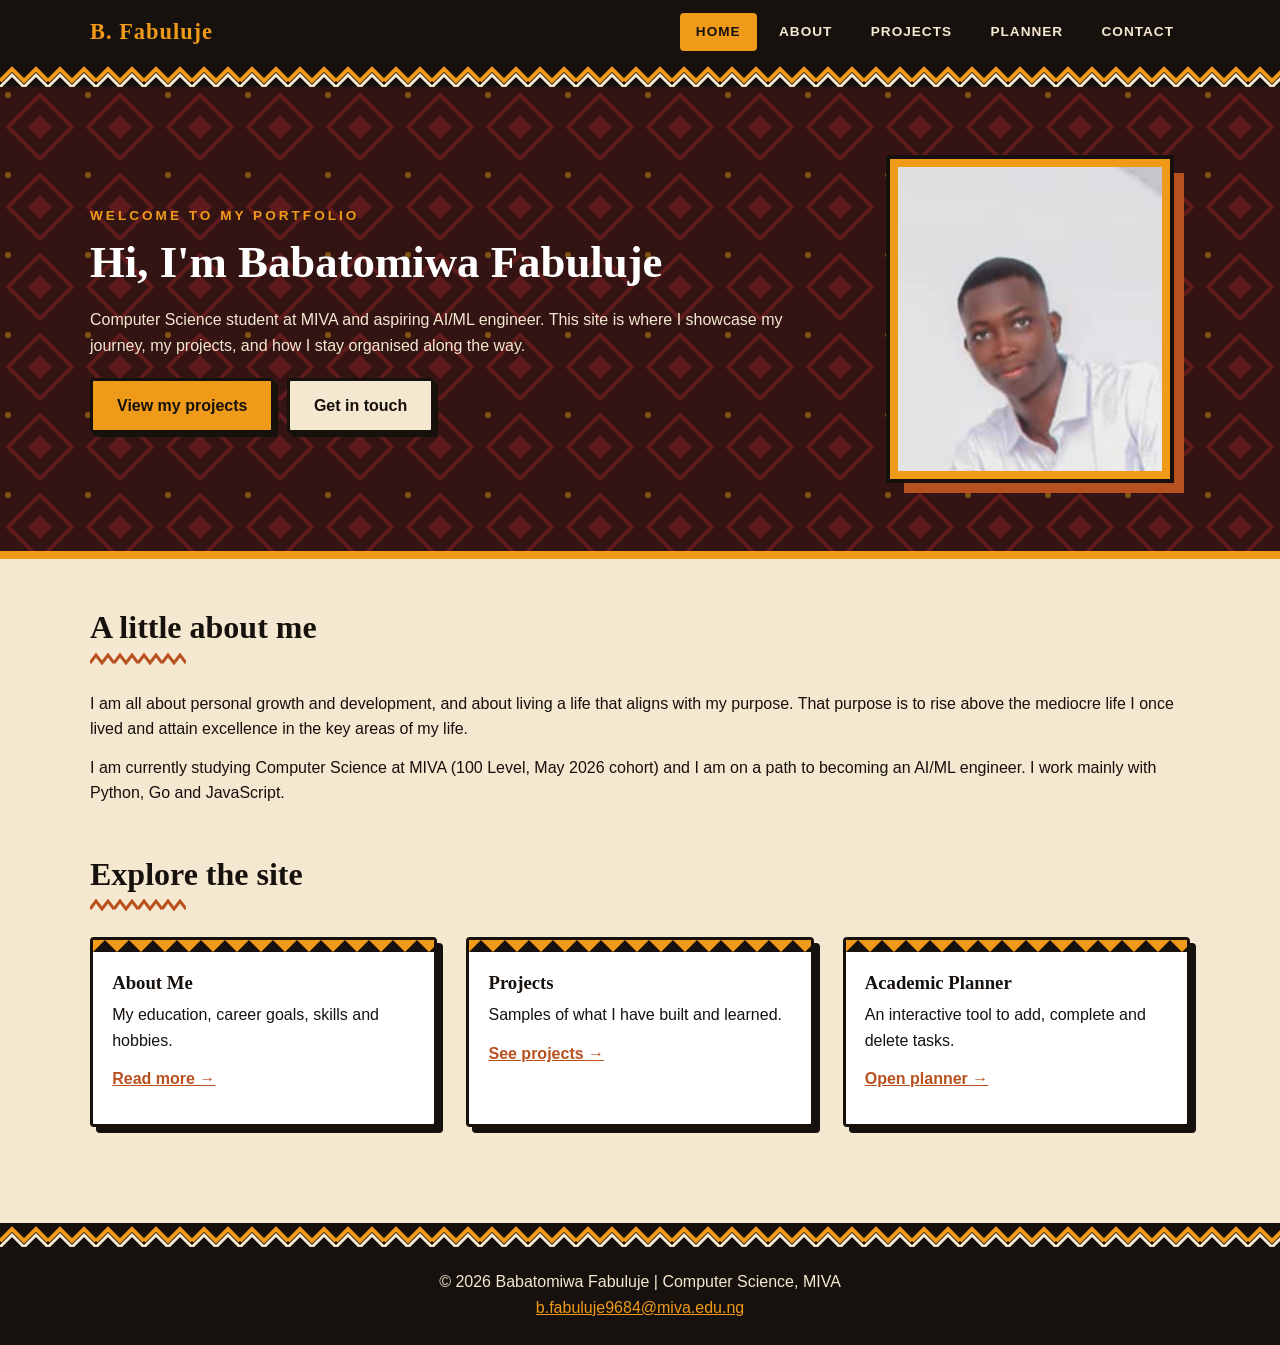
<file: index.html>
<!DOCTYPE html>
<html lang="en">
<head>
  <meta charset="UTF-8">
  <meta name="viewport" content="width=device-width, initial-scale=1.0">
  <meta name="description" content="Personal academic portfolio of Babatomiwa Fabuluje, Computer Science student at MIVA.">
  <title>Home | Babatomiwa Fabuluje</title>
  <link rel="stylesheet" href="css/style.css">
</head>
<body>

  <header class="site-header">
    <div class="container">
      <a href="index.html" class="logo">B. Fabuluje</a>
      <nav class="main-nav" aria-label="Main navigation">
        <ul>
          <li><a href="index.html" class="active">Home</a></li>
          <li><a href="about.html">About</a></li>
          <li><a href="projects.html">Projects</a></li>
          <li><a href="planner.html">Planner</a></li>
          <li><a href="contact.html">Contact</a></li>
        </ul>
      </nav>
    </div>
  </header>
  <div class="pattern-bar"></div>

  <main>
    <!-- Hero: name, photo, welcome message -->
    <section class="hero">
      <div class="container">
        <div class="hero-text">
          <p class="eyebrow">Welcome to my portfolio</p>
          <h1>Hi, I'm Babatomiwa Fabuluje</h1>
          <p>Computer Science student at MIVA and aspiring AI/ML engineer. This site is where I showcase my journey, my projects, and how I stay organised along the way.</p>
          <p style="margin-top:1.2rem;">
            <a href="projects.html" class="btn">View my projects</a>
            <a href="contact.html" class="btn btn-outline">Get in touch</a>
          </p>
        </div>
        <figure class="hero-photo">
          <img src="images/profile.png" alt="Portrait of Babatomiwa Fabuluje in a white shirt">
        </figure>
      </div>
    </section>

    <!-- Brief biography -->
    <section class="section">
      <div class="container">
        <h2 class="section-title">A little about me</h2>
        <article>
          <p>I am all about personal growth and development, and about living a life that aligns with my purpose. That purpose is to rise above the mediocre life I once lived and attain excellence in the key areas of my life.</p>
          <p style="margin-top:0.8rem;">I am currently studying Computer Science at MIVA (100 Level, May 2026 cohort) and I am on a path to becoming an AI/ML engineer. I work mainly with Python, Go and JavaScript.</p>
        </article>
      </div>
    </section>

    <!-- Quick links to other pages -->
    <section class="section" style="padding-top:0;">
      <div class="container">
        <h2 class="section-title">Explore the site</h2>
        <div class="card-grid">
          <article class="card">
            <div class="card-body">
              <h3>About Me</h3>
              <p>My education, career goals, skills and hobbies.</p>
              <p class="card-links"><a href="about.html">Read more &rarr;</a></p>
            </div>
          </article>
          <article class="card">
            <div class="card-body">
              <h3>Projects</h3>
              <p>Samples of what I have built and learned.</p>
              <p class="card-links"><a href="projects.html">See projects &rarr;</a></p>
            </div>
          </article>
          <article class="card">
            <div class="card-body">
              <h3>Academic Planner</h3>
              <p>An interactive tool to add, complete and delete tasks.</p>
              <p class="card-links"><a href="planner.html">Open planner &rarr;</a></p>
            </div>
          </article>
        </div>
      </div>
    </section>
  </main>

  <footer class="site-footer">
    <div class="container">
      <p>&copy; 2026 Babatomiwa Fabuluje | Computer Science, MIVA</p>
      <p><a href="mailto:b.fabuluje9684@miva.edu.ng">b.fabuluje9684@miva.edu.ng</a></p>
    </div>
  </footer>

</body>
</html>
</file>
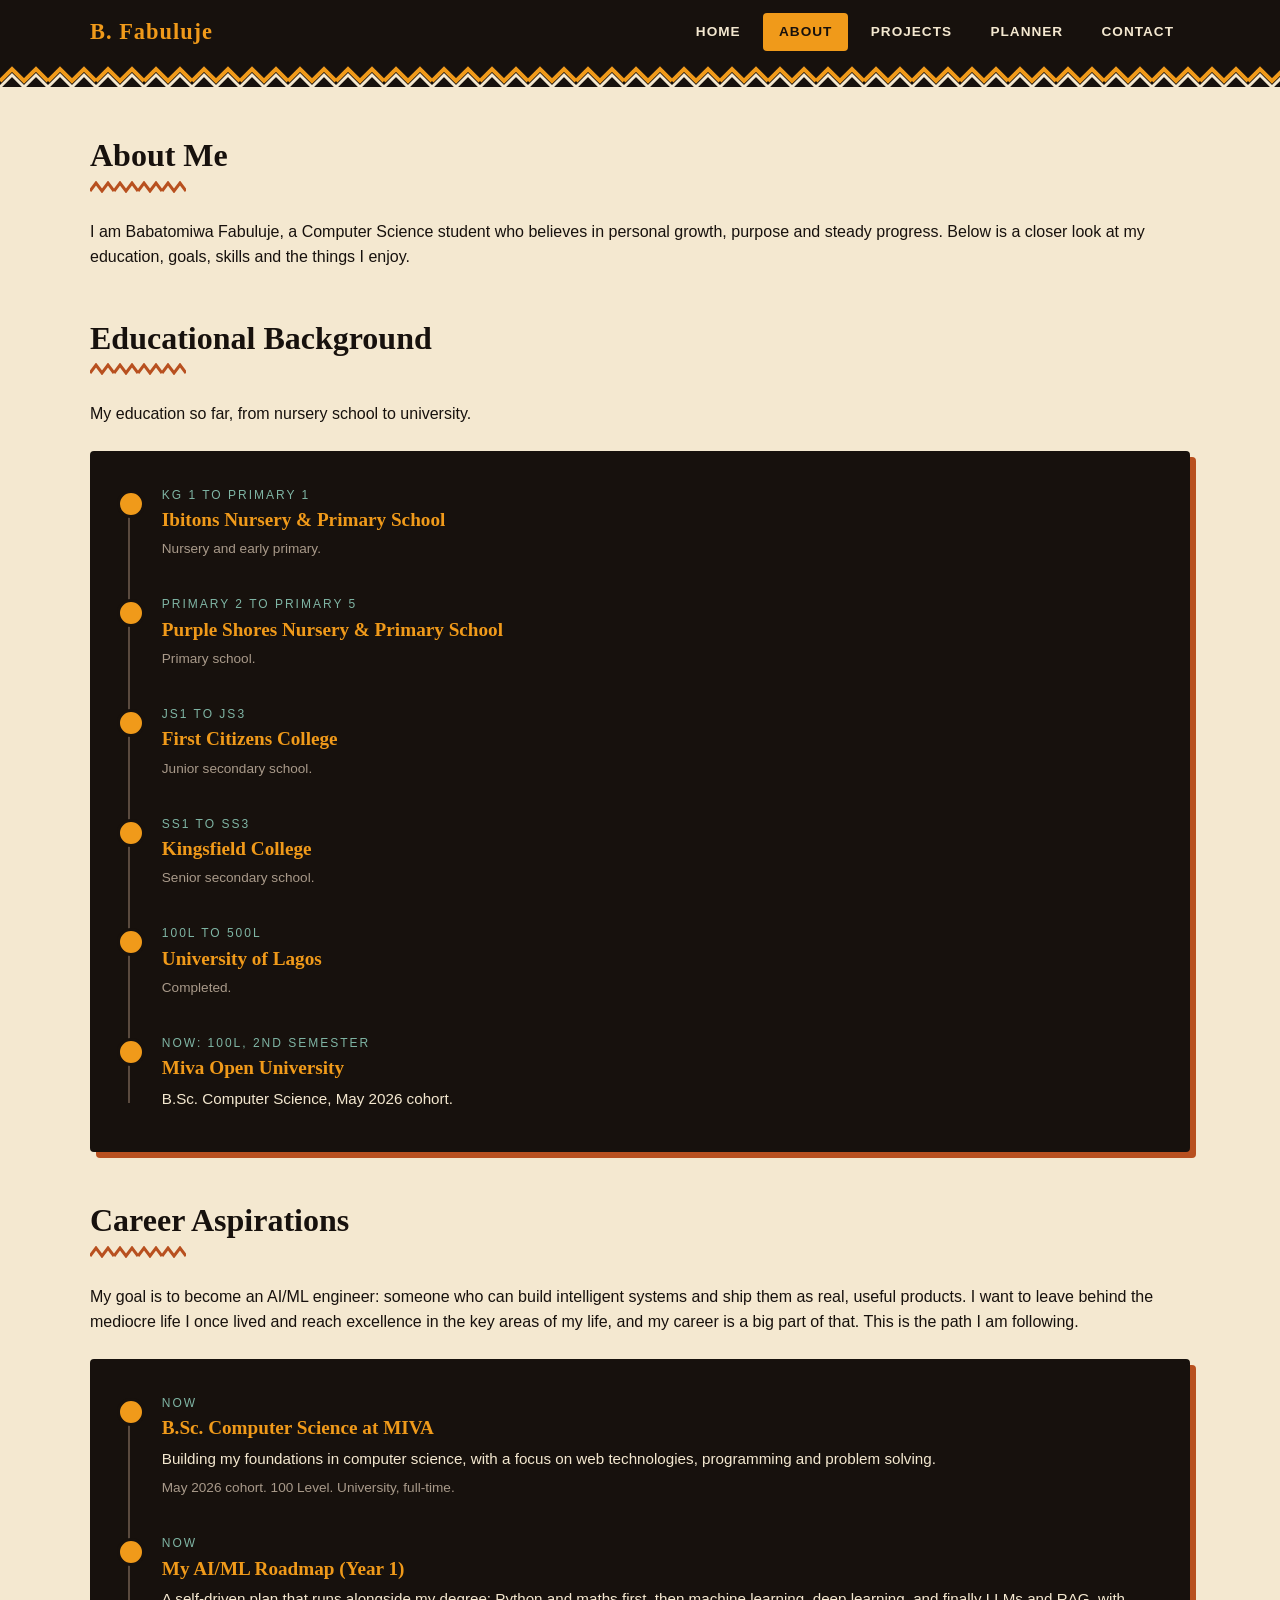
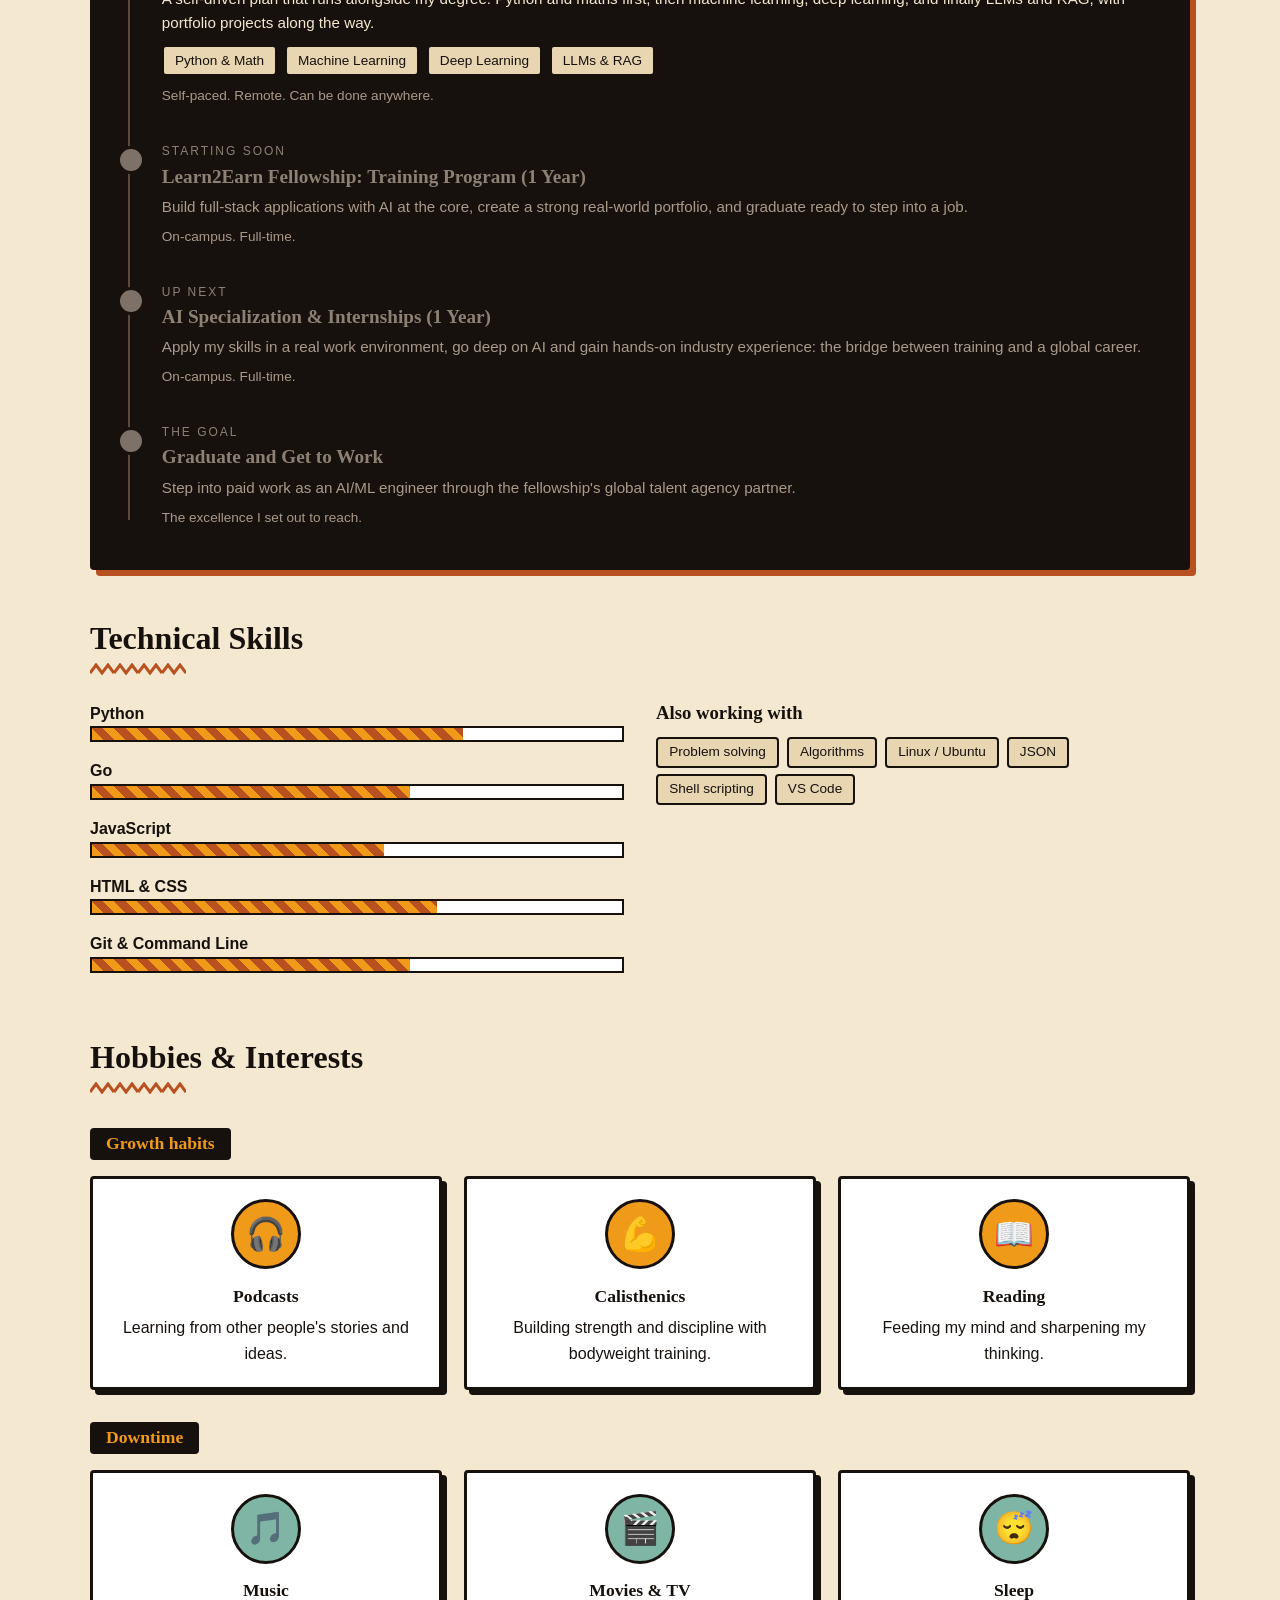
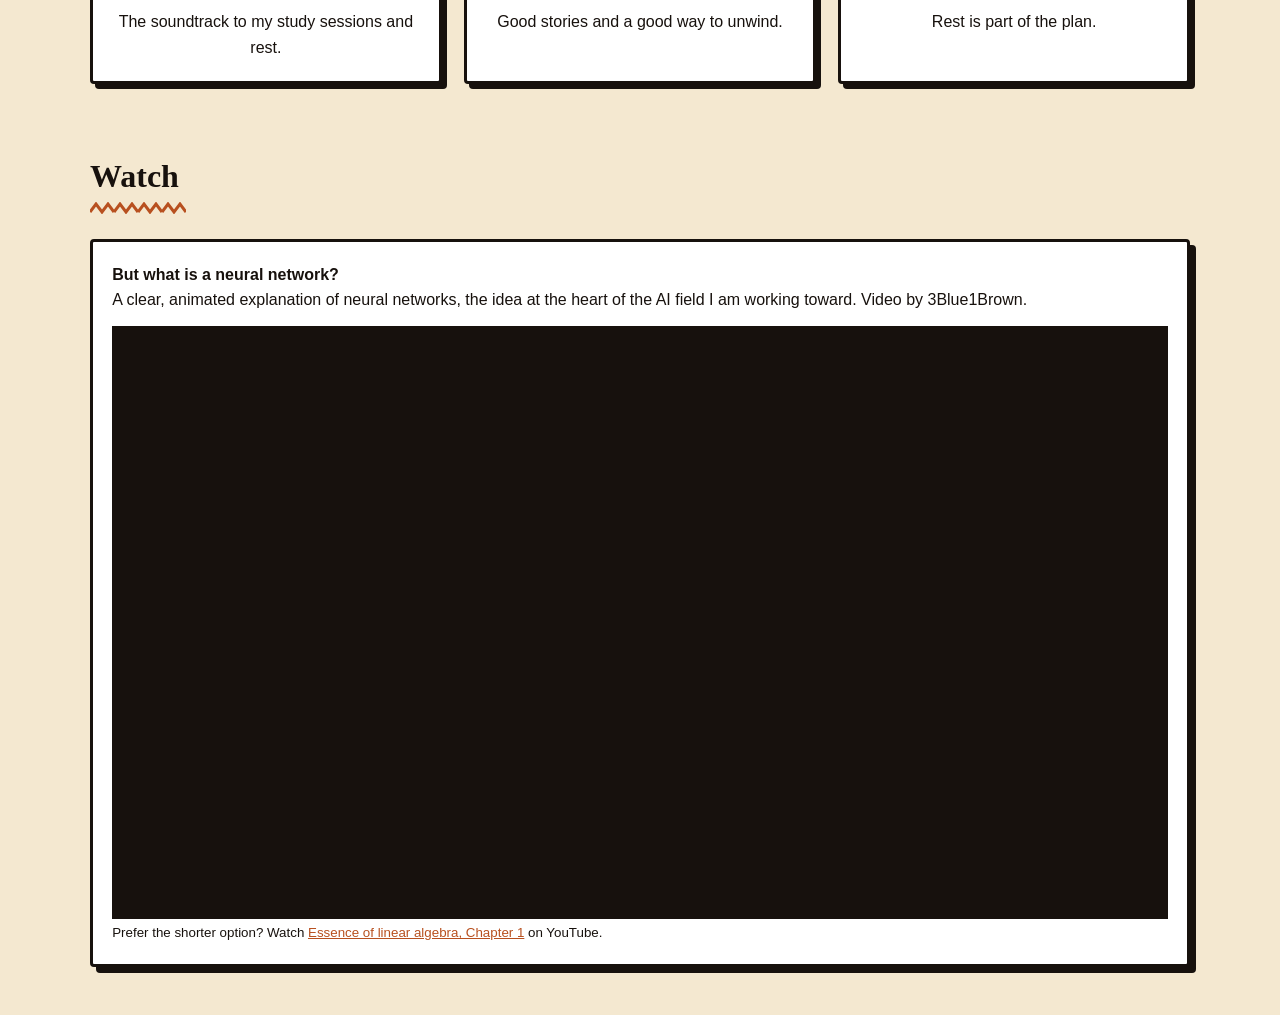
<file: about.html>
<!DOCTYPE html>
<html lang="en">
<head>
  <meta charset="UTF-8">
  <meta name="viewport" content="width=device-width, initial-scale=1.0">
  <meta name="description" content="About Babatomiwa Fabuluje: education, career goals, skills and hobbies.">
  <title>About | Babatomiwa Fabuluje</title>
  <link rel="stylesheet" href="css/style.css">
</head>
<body>

  <header class="site-header">
    <div class="container">
      <a href="index.html" class="logo">B. Fabuluje</a>
      <nav class="main-nav" aria-label="Main navigation">
        <ul>
          <li><a href="index.html">Home</a></li>
          <li><a href="about.html" class="active">About</a></li>
          <li><a href="projects.html">Projects</a></li>
          <li><a href="planner.html">Planner</a></li>
          <li><a href="contact.html">Contact</a></li>
        </ul>
      </nav>
    </div>
  </header>
  <div class="pattern-bar"></div>

  <main class="container">

    <!-- Page heading -->
    <section class="section" style="padding-bottom:0;">
      <h1 class="section-title">About Me</h1>
      <p>I am Babatomiwa Fabuluje, a Computer Science student who believes in personal growth, purpose and steady progress. Below is a closer look at my education, goals, skills and the things I enjoy.</p>
    </section>

           <!-- Educational background -->
    <section class="section">
      <h2 class="section-title">Educational Background</h2>
      <p>My education so far, from nursery school to university.</p>

      <div class="timeline-panel">
        <ol class="timeline">

          <li class="tl-item done">
            <span class="tl-when">KG 1 to Primary 1</span>
            <h3>Ibitons Nursery &amp; Primary School</h3>
            <p class="tl-note">Nursery and early primary.</p>
          </li>

          <li class="tl-item done">
            <span class="tl-when">Primary 2 to Primary 5</span>
            <h3>Purple Shores Nursery &amp; Primary School</h3>
            <p class="tl-note">Primary school.</p>
          </li>

          <li class="tl-item done">
            <span class="tl-when">JS1 to JS3</span>
            <h3>First Citizens College</h3>
            <p class="tl-note">Junior secondary school.</p>
          </li>

          <li class="tl-item done">
            <span class="tl-when">SS1 to SS3</span>
            <h3>Kingsfield College</h3>
            <p class="tl-note">Senior secondary school.</p>
          </li>

          <li class="tl-item done">
            <span class="tl-when">100L to 500L</span>
            <h3>University of Lagos</h3>
            <p class="tl-note">Completed.</p>
          </li>

          <li class="tl-item active">
            <span class="tl-when">Now: 100L, 2nd Semester</span>
            <h3>Miva Open University</h3>
            <p>B.Sc. Computer Science, May 2026 cohort.</p>
          </li>

        </ol>
      </div>
    </section>

        <!-- Career aspirations -->
    <section class="section" style="padding-top:0;">
      <h2 class="section-title">Career Aspirations</h2>
      <p>My goal is to become an AI/ML engineer: someone who can build intelligent systems and ship them as real, useful products. I want to leave behind the mediocre life I once lived and reach excellence in the key areas of my life, and my career is a big part of that. This is the path I am following.</p>

      <div class="timeline-panel">
        <ol class="timeline">

          <li class="tl-item active">
            <span class="tl-when">Now</span>
            <h3>B.Sc. Computer Science at MIVA</h3>
            <p>Building my foundations in computer science, with a focus on web technologies, programming and problem solving.</p>
            <p class="tl-note">May 2026 cohort. 100 Level. University, full-time.</p>
          </li>

          <li class="tl-item active">
            <span class="tl-when">Now</span>
            <h3>My AI/ML Roadmap (Year 1)</h3>
            <p>A self-driven plan that runs alongside my degree: Python and maths first, then machine learning, deep learning, and finally LLMs and RAG, with portfolio projects along the way.</p>
            <p>
              <span class="tag">Python &amp; Math</span>
              <span class="tag">Machine Learning</span>
              <span class="tag">Deep Learning</span>
              <span class="tag">LLMs &amp; RAG</span>
            </p>
            <p class="tl-note">Self-paced. Remote. Can be done anywhere.</p>
          </li>

          <li class="tl-item upcoming">
            <span class="tl-when">Starting soon</span>
            <h3>Learn2Earn Fellowship: Training Program (1 Year)</h3>
            <p>Build full-stack applications with AI at the core, create a strong real-world portfolio, and graduate ready to step into a job.</p>
            <p class="tl-note">On-campus. Full-time.</p>
          </li>

          <li class="tl-item upcoming">
            <span class="tl-when">Up next</span>
            <h3>AI Specialization &amp; Internships (1 Year)</h3>
            <p>Apply my skills in a real work environment, go deep on AI and gain hands-on industry experience: the bridge between training and a global career.</p>
            <p class="tl-note">On-campus. Full-time.</p>
          </li>

          <li class="tl-item upcoming">
            <span class="tl-when">The goal</span>
            <h3>Graduate and Get to Work</h3>
            <p>Step into paid work as an AI/ML engineer through the fellowship's global talent agency partner.</p>
            <p class="tl-note">The excellence I set out to reach.</p>
          </li>

        </ol>
      </div>
    </section>

    <!-- Technical skills -->
    <section class="section" style="padding-top:0;">
      <h2 class="section-title">Technical Skills</h2>
      <div class="two-col">
        <div>
          <div class="skill">
            <p><strong>Python</strong></p>
            <div class="skill-bar"><div class="skill-fill" style="width:70%;"></div></div>
          </div>
          <div class="skill">
            <p><strong>Go</strong></p>
            <div class="skill-bar"><div class="skill-fill" style="width:60%;"></div></div>
          </div>
          <div class="skill">
            <p><strong>JavaScript</strong></p>
            <div class="skill-bar"><div class="skill-fill" style="width:55%;"></div></div>
          </div>
          <div class="skill">
            <p><strong>HTML &amp; CSS</strong></p>
            <div class="skill-bar"><div class="skill-fill" style="width:65%;"></div></div>
          </div>
          <div class="skill">
            <p><strong>Git &amp; Command Line</strong></p>
            <div class="skill-bar"><div class="skill-fill" style="width:60%;"></div></div>
          </div>
        </div>
        <div>
          <h3 style="margin-bottom:0.6rem;">Also working with</h3>
          <p>
            <span class="tag">Problem solving</span>
            <span class="tag">Algorithms</span>
            <span class="tag">Linux / Ubuntu</span>
            <span class="tag">JSON</span>
            <span class="tag">Shell scripting</span>
            <span class="tag">VS Code</span>
          </p>
        </div>
      </div>
    </section>

    <!-- Hobbies and interests -->
    <section class="section" style="padding-top:0;">
      <h2 class="section-title">Hobbies &amp; Interests</h2>

      <h3 class="hobby-group-title">Growth habits</h3>
      <div class="hobby-grid">
        <article class="hobby-tile">
          <div class="hobby-icon" aria-hidden="true">🎧</div>
          <h4>Podcasts</h4>
          <p>Learning from other people's stories and ideas.</p>
        </article>
        <article class="hobby-tile">
          <div class="hobby-icon" aria-hidden="true">💪</div>
          <h4>Calisthenics</h4>
          <p>Building strength and discipline with bodyweight training.</p>
        </article>
        <article class="hobby-tile">
          <div class="hobby-icon" aria-hidden="true">📖</div>
          <h4>Reading</h4>
          <p>Feeding my mind and sharpening my thinking.</p>
        </article>
      </div>

      <h3 class="hobby-group-title">Downtime</h3>
      <div class="hobby-grid downtime">
        <article class="hobby-tile">
          <div class="hobby-icon" aria-hidden="true">🎵</div>
          <h4>Music</h4>
          <p>The soundtrack to my study sessions and rest.</p>
        </article>
        <article class="hobby-tile">
          <div class="hobby-icon" aria-hidden="true">🎬</div>
          <h4>Movies &amp; TV</h4>
          <p>Good stories and a good way to unwind.</p>
        </article>
        <article class="hobby-tile">
          <div class="hobby-icon" aria-hidden="true">😴</div>
          <h4>Sleep</h4>
          <p>Rest is part of the plan.</p>
        </article>
      </div>
    </section>

        <!-- Multimedia: video -->
    <section class="section" style="padding-top:0;">
      <h2 class="section-title">Watch</h2>
      <div class="media-box">
        <p><strong>But what is a neural network?</strong></p>
        <p>A clear, animated explanation of neural networks, the idea at the heart of the AI field I am working toward. Video by 3Blue1Brown.</p>
        <div class="video-wrap">
          <iframe
            src="https://www.youtube.com/embed/aircAruvnKk"
            title="But what is a neural network? by 3Blue1Brown"
            loading="lazy"
            referrerpolicy="strict-origin-when-cross-origin"
            allow="accelerometer; clipboard-write; encrypted-media; gyroscope; picture-in-picture"
            allowfullscreen>
          </iframe>
        </div>
        <p><small>Prefer the shorter option? Watch <a href="https://www.youtube.com/watch?v=fNk_zzaMoSs" target="_blank" rel="noopener">Essence of linear algebra, Chapter 1</a> on YouTube.</small></p>
      </div>
    </section>
</file>
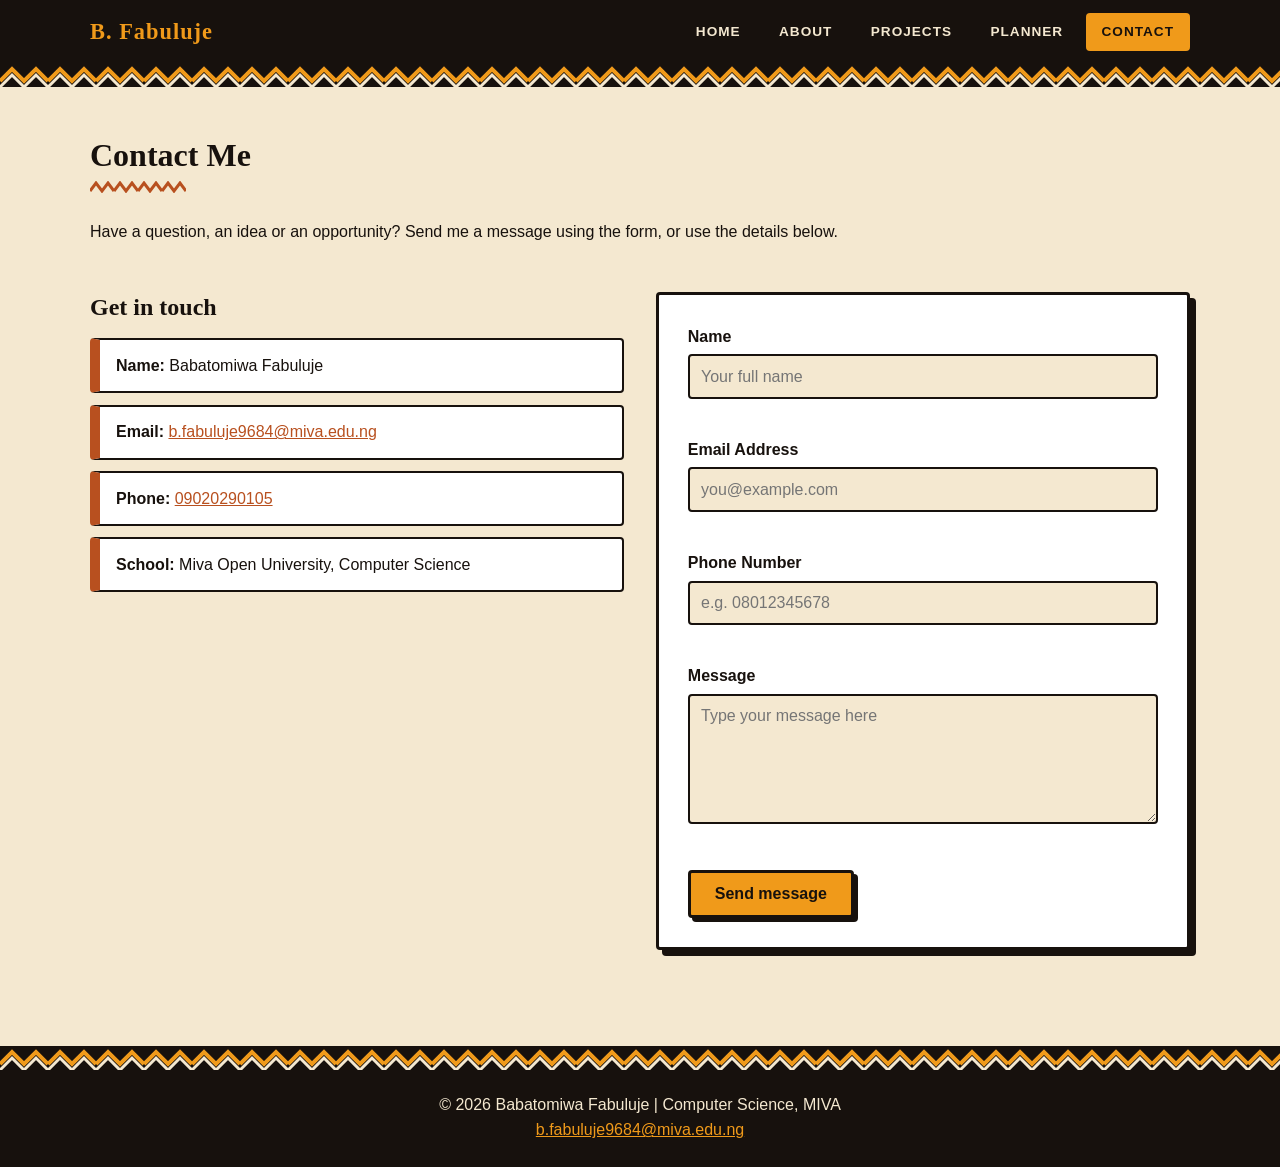
<file: contact.html>
<!DOCTYPE html>
<html lang="en">
<head>
  <meta charset="UTF-8">
  <meta name="viewport" content="width=device-width, initial-scale=1.0">
  <meta name="description" content="Contact Babatomiwa Fabuluje.">
  <title>Contact | Babatomiwa Fabuluje</title>
  <link rel="stylesheet" href="css/style.css">
</head>
<body>

  <header class="site-header">
    <div class="container">
      <a href="index.html" class="logo">B. Fabuluje</a>
      <nav class="main-nav" aria-label="Main navigation">
        <ul>
          <li><a href="index.html">Home</a></li>
          <li><a href="about.html">About</a></li>
          <li><a href="projects.html">Projects</a></li>
          <li><a href="planner.html">Planner</a></li>
          <li><a href="contact.html" class="active">Contact</a></li>
        </ul>
      </nav>
    </div>
  </header>
  <div class="pattern-bar"></div>

  <main class="container">

    <section class="section" style="padding-bottom:0;">
      <h1 class="section-title">Contact Me</h1>
      <p>Have a question, an idea or an opportunity? Send me a message using the form, or use the details below.</p>
    </section>

    <section class="section">
      <div class="two-col">

        <!-- Contact details -->
        <aside>
          <h2 style="margin-bottom:1rem;">Get in touch</h2>
          <ul class="info-list">
            <li><strong>Name:</strong> Babatomiwa Fabuluje</li>
            <li><strong>Email:</strong> <a href="mailto:b.fabuluje9684@miva.edu.ng">b.fabuluje9684@miva.edu.ng</a></li>
            <li><strong>Phone:</strong> <a href="tel:09020290105">09020290105</a></li>
            <li><strong>School:</strong> Miva Open University, Computer Science</li>
          </ul>
        </aside>

        <!-- Contact form -->
        <form id="contact-form" novalidate>
          <div class="form-group">
            <label for="name-input">Name</label>
            <input type="text" id="name-input" name="name" placeholder="Your full name" autocomplete="name">
            <p id="name-error" class="error-msg" aria-live="polite"></p>
          </div>

          <div class="form-group">
            <label for="email-input">Email Address</label>
            <input type="email" id="email-input" name="email" placeholder="you@example.com" autocomplete="email">
            <p id="email-error" class="error-msg" aria-live="polite"></p>
          </div>

          <div class="form-group">
            <label for="phone-input">Phone Number</label>
            <input type="tel" id="phone-input" name="phone" placeholder="e.g. 08012345678" autocomplete="tel">
            <p id="phone-error" class="error-msg" aria-live="polite"></p>
          </div>

          <div class="form-group">
            <label for="message-input">Message</label>
            <textarea id="message-input" name="message" placeholder="Type your message here"></textarea>
            <p id="message-error" class="error-msg" aria-live="polite"></p>
          </div>

          <button type="submit" class="btn">Send message</button>

          <p id="success-msg" class="success-msg" role="status"></p>
        </form>

      </div>
    </section>

  </main>

  <footer class="site-footer">
    <div class="container">
      <p>&copy; 2026 Babatomiwa Fabuluje | Computer Science, MIVA</p>
      <p><a href="mailto:b.fabuluje9684@miva.edu.ng">b.fabuluje9684@miva.edu.ng</a></p>
    </div>
  </footer>

  <script src="js/contact.js"></script>
</body>
</html>
</file>
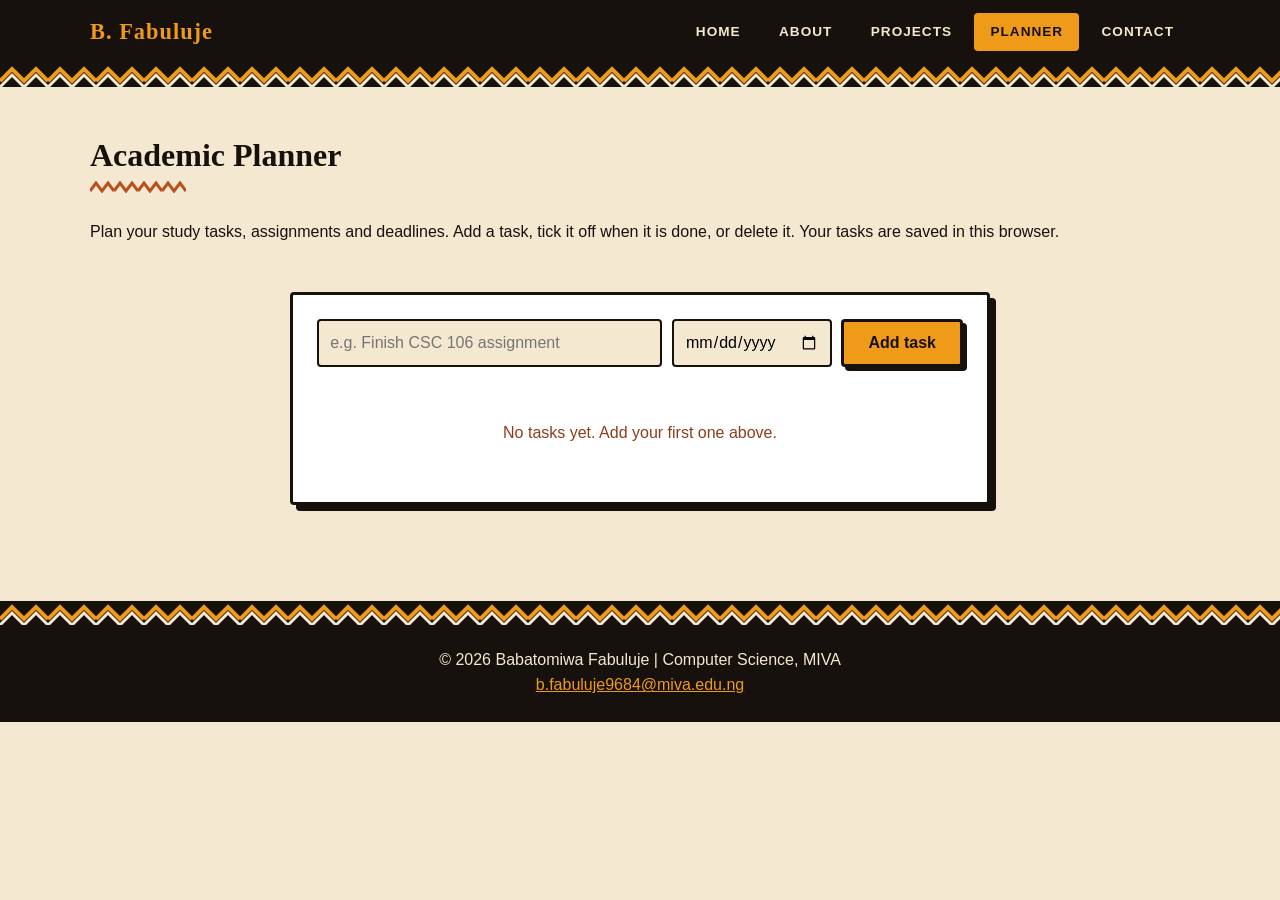
<file: planner.html>
<!DOCTYPE html>
<html lang="en">
<head>
  <meta charset="UTF-8">
  <meta name="viewport" content="width=device-width, initial-scale=1.0">
  <meta name="description" content="An interactive academic planner to add, complete and delete study tasks.">
  <title>Planner | Babatomiwa Fabuluje</title>
  <link rel="stylesheet" href="css/style.css">
</head>
<body>

  <header class="site-header">
    <div class="container">
      <a href="index.html" class="logo">B. Fabuluje</a>
      <nav class="main-nav" aria-label="Main navigation">
        <ul>
          <li><a href="index.html">Home</a></li>
          <li><a href="about.html">About</a></li>
          <li><a href="projects.html">Projects</a></li>
          <li><a href="planner.html" class="active">Planner</a></li>
          <li><a href="contact.html">Contact</a></li>
        </ul>
      </nav>
    </div>
  </header>
  <div class="pattern-bar"></div>

  <main class="container">

    <section class="section" style="padding-bottom:0;">
      <h1 class="section-title">Academic Planner</h1>
      <p>Plan your study tasks, assignments and deadlines. Add a task, tick it off when it is done, or delete it. Your tasks are saved in this browser.</p>
    </section>

    <section class="section">
      <div class="planner-box">

        <form id="task-form" class="task-form" novalidate>
          <label for="task-input" class="sr-only">Task</label>
          <input type="text" id="task-input" placeholder="e.g. Finish CSC 106 assignment" autocomplete="off">

          <label for="task-date" class="sr-only">Due date</label>
          <input type="date" id="task-date">

          <button type="submit" class="btn">Add task</button>
        </form>

        <p id="task-error" class="error-msg" aria-live="polite"></p>

        <ul id="task-list"></ul>

        <p id="task-count" class="task-count"></p>

      </div>
    </section>

  </main>

  <footer class="site-footer">
    <div class="container">
      <p>&copy; 2026 Babatomiwa Fabuluje | Computer Science, MIVA</p>
      <p><a href="mailto:b.fabuluje9684@miva.edu.ng">b.fabuluje9684@miva.edu.ng</a></p>
    </div>
  </footer>

  <script src="js/planner.js"></script>
</body>
</html>
</file>
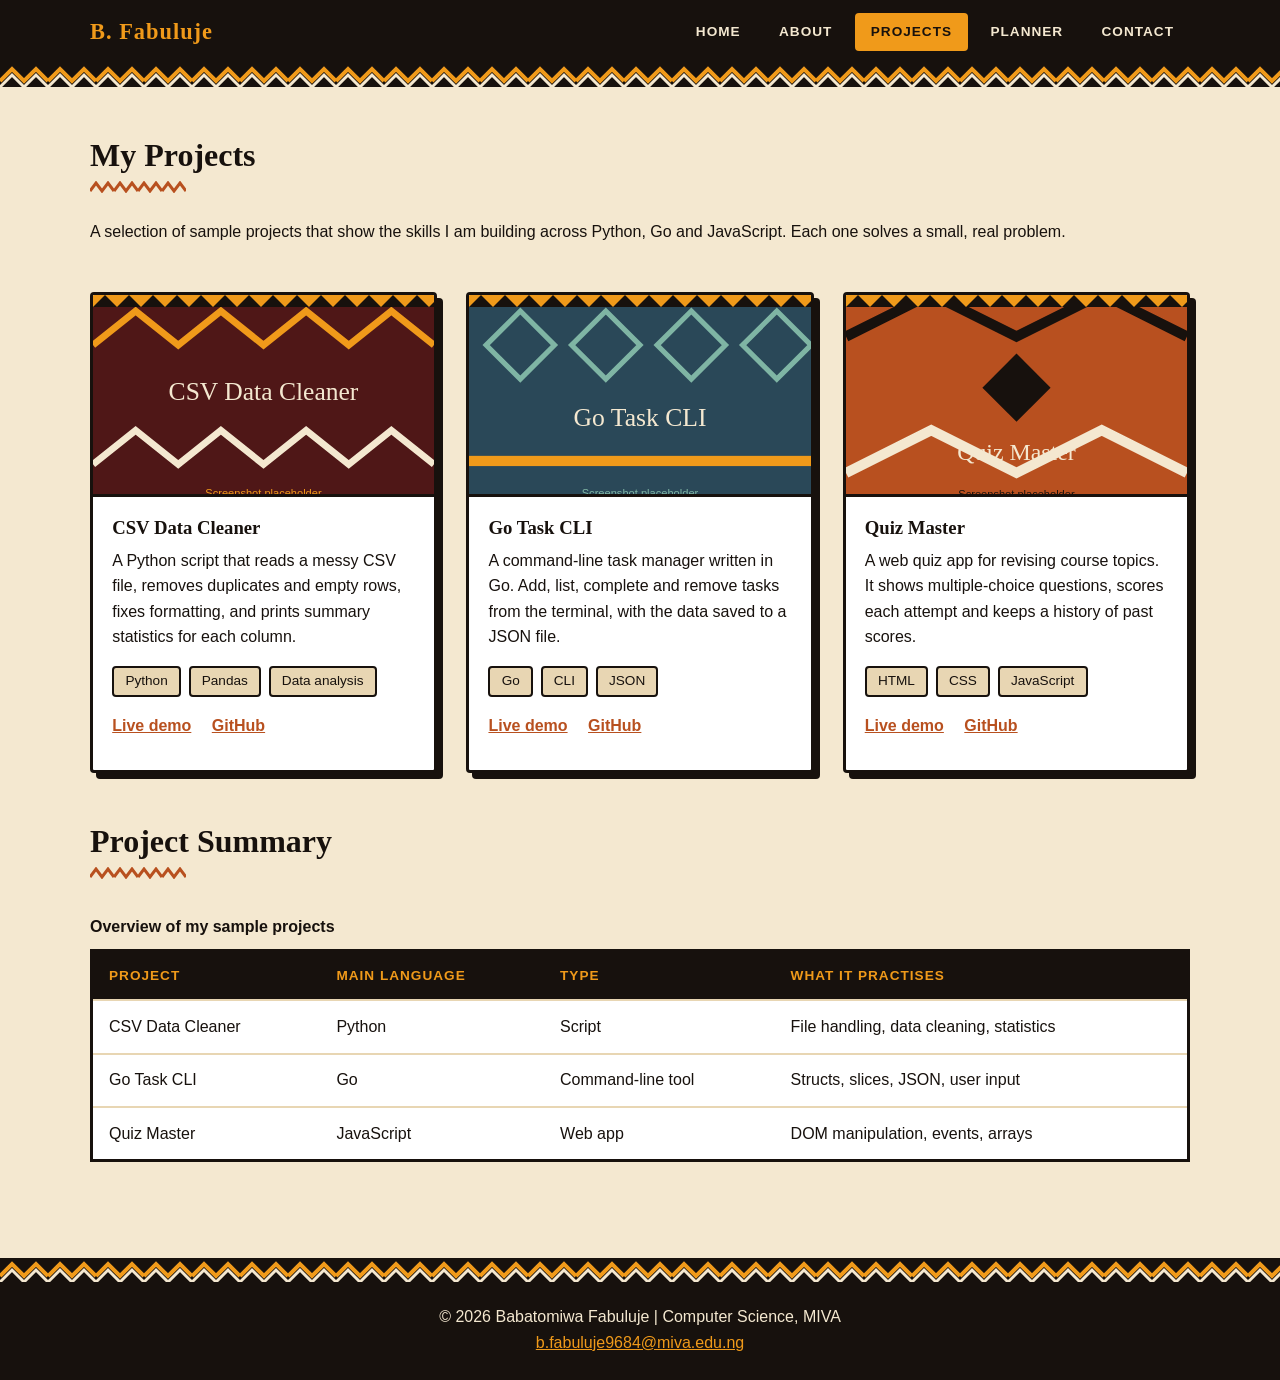
<file: projects.html>
<!DOCTYPE html>
<html lang="en">
<head>
  <meta charset="UTF-8">
  <meta name="viewport" content="width=device-width, initial-scale=1.0">
  <meta name="description" content="Sample projects by Babatomiwa Fabuluje.">
  <title>Projects | Babatomiwa Fabuluje</title>
  <link rel="stylesheet" href="css/style.css">
</head>
<body>

  <header class="site-header">
    <div class="container">
      <a href="index.html" class="logo">B. Fabuluje</a>
      <nav class="main-nav" aria-label="Main navigation">
        <ul>
          <li><a href="index.html">Home</a></li>
          <li><a href="about.html">About</a></li>
          <li><a href="projects.html" class="active">Projects</a></li>
          <li><a href="planner.html">Planner</a></li>
          <li><a href="contact.html">Contact</a></li>
        </ul>
      </nav>
    </div>
  </header>
  <div class="pattern-bar"></div>

  <main class="container">

    <section class="section" style="padding-bottom:0;">
      <h1 class="section-title">My Projects</h1>
      <p>A selection of sample projects that show the skills I am building across Python, Go and JavaScript. Each one solves a small, real problem.</p>
    </section>

    <!-- Project cards -->
    <section class="section">
      <div class="card-grid">

        <article class="card">
          <img src="images/project1.svg" alt="Screenshot placeholder for the CSV Data Cleaner project">
          <div class="card-body">
            <h3>CSV Data Cleaner</h3>
            <p>A Python script that reads a messy CSV file, removes duplicates and empty rows, fixes formatting, and prints summary statistics for each column.</p>
            <p>
              <span class="tag">Python</span>
              <span class="tag">Pandas</span>
              <span class="tag">Data analysis</span>
            </p>
            <p class="card-links">
              <a href="#" title="Link to be added">Live demo</a>
              <a href="#" title="Link to be added">GitHub</a>
            </p>
          </div>
        </article>

        <article class="card">
          <img src="images/project2.svg" alt="Screenshot placeholder for the Go Task CLI project">
          <div class="card-body">
            <h3>Go Task CLI</h3>
            <p>A command-line task manager written in Go. Add, list, complete and remove tasks from the terminal, with the data saved to a JSON file.</p>
            <p>
              <span class="tag">Go</span>
              <span class="tag">CLI</span>
              <span class="tag">JSON</span>
            </p>
            <p class="card-links">
              <a href="#" title="Link to be added">Live demo</a>
              <a href="#" title="Link to be added">GitHub</a>
            </p>
          </div>
        </article>

        <article class="card">
          <img src="images/project3.svg" alt="Screenshot placeholder for the Quiz Master project">
          <div class="card-body">
            <h3>Quiz Master</h3>
            <p>A web quiz app for revising course topics. It shows multiple-choice questions, scores each attempt and keeps a history of past scores.</p>
            <p>
              <span class="tag">HTML</span>
              <span class="tag">CSS</span>
              <span class="tag">JavaScript</span>
            </p>
            <p class="card-links">
              <a href="#" title="Link to be added">Live demo</a>
              <a href="#" title="Link to be added">GitHub</a>
            </p>
          </div>
        </article>

      </div>
    </section>

    <!-- Project summary table -->
    <section class="section" style="padding-top:0;">
      <h2 class="section-title">Project Summary</h2>
      <div class="table-wrap">
        <table>
          <caption>Overview of my sample projects</caption>
          <thead>
            <tr>
              <th scope="col">Project</th>
              <th scope="col">Main language</th>
              <th scope="col">Type</th>
              <th scope="col">What it practises</th>
            </tr>
          </thead>
          <tbody>
            <tr>
              <td>CSV Data Cleaner</td>
              <td>Python</td>
              <td>Script</td>
              <td>File handling, data cleaning, statistics</td>
            </tr>
            <tr>
              <td>Go Task CLI</td>
              <td>Go</td>
              <td>Command-line tool</td>
              <td>Structs, slices, JSON, user input</td>
            </tr>
            <tr>
              <td>Quiz Master</td>
              <td>JavaScript</td>
              <td>Web app</td>
              <td>DOM manipulation, events, arrays</td>
            </tr>
          </tbody>
        </table>
      </div>
    </section>

  </main>

  <footer class="site-footer">
    <div class="container">
      <p>&copy; 2026 Babatomiwa Fabuluje | Computer Science, MIVA</p>
      <p><a href="mailto:b.fabuluje9684@miva.edu.ng">b.fabuluje9684@miva.edu.ng</a></p>
    </div>
  </footer>

</body>
</html>
</file>
<file: css/style.css>
/* ==========================================================
   Babatomiwa Fabuluje - Student Portfolio
   Shared stylesheet for all pages
   Style: Afro-centric mudcloth and tribal geometric patterns
   Palette: black, cream, rust, amber, red, maroon, teal
   ========================================================== */

/* ---------- 1. Colour scheme, patterns and basics ---------- */
:root {
  --black: #17110d;
  --cream: #f4e8d0;
  --sand: #e8d6b3;
  --rust: #b8501f;
  --wood: #8c3d1c;
  --amber: #f09a1a;
  --red: #a8242b;
  --maroon: #4f1717;
  --teal: #2a4858;
  --mint: #7fb5a4;
  --white: #ffffff;
  --radius: 4px;
  --hard-shadow: 6px 6px 0 var(--black);

  /* Pattern: mudcloth zigzag strip (header and footer) */
  --pat-zigzag: url("data:image/svg+xml,<svg xmlns='http://www.w3.org/2000/svg' width='48' height='24' viewBox='0 0 48 24'><rect width='48' height='24' fill='%2317110d'/><polyline points='0,18 12,6 24,18 36,6 48,18' fill='none' stroke='%23f09a1a' stroke-width='4'/><polyline points='0,24 12,12 24,24 36,12 48,24' fill='none' stroke='%23f4e8d0' stroke-width='3'/></svg>");

  /* Pattern: small zigzag (section title underline) */
  --pat-mini: url("data:image/svg+xml,<svg xmlns='http://www.w3.org/2000/svg' width='24' height='12' viewBox='0 0 24 12'><polyline points='0,10 6,2 12,10 18,2 24,10' fill='none' stroke='%23b8501f' stroke-width='3'/></svg>");

  /* Pattern: triangles (card top strip) */
  --pat-triangles: url("data:image/svg+xml,<svg xmlns='http://www.w3.org/2000/svg' width='24' height='12' viewBox='0 0 24 12'><rect width='24' height='12' fill='%23f09a1a'/><polygon points='0,12 12,0 24,12' fill='%2317110d'/></svg>");

  /* Pattern: tribal diamonds (hero background) */
  --pat-diamond: url("data:image/svg+xml,<svg xmlns='http://www.w3.org/2000/svg' width='80' height='80' viewBox='0 0 80 80'><rect width='80' height='80' fill='%234f1717'/><path d='M40 8 L72 40 L40 72 L8 40 Z' fill='none' stroke='%23a8242b' stroke-width='4'/><path d='M40 28 L52 40 L40 52 L28 40 Z' fill='%23a8242b'/><circle cx='8' cy='8' r='3' fill='%23f09a1a'/></svg>");
}

* {
  box-sizing: border-box;
  margin: 0;
  padding: 0;
}

html {
  scroll-behavior: smooth;
}

body {
  font-family: "Segoe UI", Roboto, Arial, sans-serif;
  background: var(--cream);
  color: var(--black);
  line-height: 1.6;
}

img {
  max-width: 100%;
  display: block;
}

a {
  color: var(--rust);
  transition: color 0.3s;
}

a:hover {
  color: var(--red);
}

h1, h2, h3 {
  font-family: Georgia, "Times New Roman", serif;
  color: var(--black);
  line-height: 1.25;
}

.container {
  width: 90%;
  max-width: 1100px;
  margin: 0 auto;
}

.section {
  padding: 3rem 0;
}

.section-title {
  font-size: 2rem;
  margin-bottom: 1.6rem;
  position: relative;
  padding-bottom: 1.1rem;
}

.section-title::after {
  content: "";
  position: absolute;
  left: 0;
  bottom: 0;
  width: 96px;
  height: 12px;
  background: var(--pat-mini);
}

/* ---------- 2. Header and navigation ---------- */
.site-header {
  background: var(--black);
  position: sticky;
  top: 0;
  z-index: 100;
}

.site-header .container {
  display: flex;
  flex-wrap: wrap;
  align-items: center;
  justify-content: space-between;
  padding: 0.8rem 0;
  gap: 0.6rem;
}

.logo {
  color: var(--amber);
  font-family: Georgia, serif;
  font-size: 1.4rem;
  font-weight: bold;
  text-decoration: none;
  letter-spacing: 1px;
}

.logo:hover {
  color: var(--cream);
}

.main-nav ul {
  list-style: none;
  display: flex;
  flex-wrap: wrap;
  gap: 0.4rem;
}

.main-nav a {
  display: block;
  padding: 0.5rem 1rem;
  color: var(--cream);
  text-decoration: none;
  text-transform: uppercase;
  letter-spacing: 1px;
  font-size: 0.85rem;
  font-weight: bold;
  border-radius: var(--radius);
  transition: background 0.3s, color 0.3s;
}

.main-nav a:hover {
  background: var(--rust);
  color: var(--white);
}

.main-nav a.active {
  background: var(--amber);
  color: var(--black);
}

/* Mudcloth pattern strip under the header */
.pattern-bar {
  height: 24px;
  background: var(--pat-zigzag);
}

/* ---------- 3. Hero (homepage) ---------- */
.hero {
  background:
    linear-gradient(rgba(23, 17, 13, 0.5), rgba(23, 17, 13, 0.5)),
    var(--pat-diamond);
  color: var(--cream);
  padding: 4.5rem 0;
  border-bottom: 8px solid var(--amber);
}

.hero .container {
  display: flex;
  flex-wrap: wrap;
  align-items: center;
  gap: 3rem;
}

.hero-text {
  flex: 1 1 340px;
}

.hero-text h1 {
  color: var(--white);
  font-size: 2.8rem;
  margin: 0.5rem 0 1rem;
}

.hero-text .eyebrow {
  color: var(--amber);
  letter-spacing: 3px;
  text-transform: uppercase;
  font-size: 0.85rem;
  font-weight: bold;
}

.hero-photo {
  flex: 0 1 300px;
  margin: 0 auto;
}

.hero-photo img {
  width: 280px;
  height: 320px;
  object-fit: cover;
  object-position: center 20%;
  border: 8px solid var(--amber);
  outline: 4px solid var(--black);
  box-shadow: 14px 14px 0 var(--rust);
  animation: float 4s ease-in-out infinite;
}

@keyframes float {
  0%, 100% { transform: translateY(0); }
  50% { transform: translateY(-8px); }
}

/* ---------- 4. Buttons and tags ---------- */
.btn {
  display: inline-block;
  background: var(--amber);
  color: var(--black);
  padding: 0.75rem 1.5rem;
  border: 3px solid var(--black);
  border-radius: var(--radius);
  font-weight: bold;
  font-size: 1rem;
  text-decoration: none;
  cursor: pointer;
  box-shadow: 4px 4px 0 var(--black);
  transition: transform 0.2s, box-shadow 0.2s, background 0.3s;
}

.btn:hover {
  background: var(--rust);
  color: var(--white);
  transform: translate(2px, 2px);
  box-shadow: 2px 2px 0 var(--black);
}

.btn-outline {
  background: var(--cream);
  margin-left: 0.5rem;
}

.tag {
  display: inline-block;
  background: var(--sand);
  color: var(--black);
  border: 2px solid var(--black);
  padding: 0.15rem 0.7rem;
  border-radius: var(--radius);
  font-size: 0.85rem;
  margin: 0.2rem 0.2rem 0.2rem 0;
}

/* ---------- 5. Cards and grids ---------- */
.card-grid {
  display: grid;
  grid-template-columns: repeat(auto-fit, minmax(260px, 1fr));
  gap: 1.8rem;
}

.card {
  background: var(--white);
  border: 3px solid var(--black);
  border-radius: var(--radius);
  box-shadow: var(--hard-shadow);
  overflow: hidden;
  transition: transform 0.3s, box-shadow 0.3s;
}

.card::before {
  content: "";
  display: block;
  height: 12px;
  background: var(--pat-triangles);
}

.card:hover {
  transform: translate(-3px, -3px);
  box-shadow: 9px 9px 0 var(--black);
}

.card img {
  width: 100%;
  height: 190px;
  object-fit: cover;
  border-bottom: 3px solid var(--black);
}

.card-body {
  padding: 1.2rem;
}

.card-body h3 {
  margin-bottom: 0.5rem;
}

.card-body p {
  margin-bottom: 0.8rem;
}

.card-links a {
  margin-right: 1rem;
  font-weight: bold;
}

/* ---------- 6. About page ---------- */
.two-col {
  display: grid;
  grid-template-columns: repeat(auto-fit, minmax(300px, 1fr));
  gap: 2rem;
}

.info-list {
  list-style: none;
}

.info-list li {
  background: var(--white);
  margin-bottom: 0.7rem;
  padding: 0.8rem 1rem;
  border: 2px solid var(--black);
  border-left: 10px solid var(--rust);
  border-radius: var(--radius);
}

.skill {
  margin-bottom: 1rem;
}

.skill-bar {
  background: var(--white);
  border: 2px solid var(--black);
  height: 16px;
  overflow: hidden;
}

.skill-fill {
  background: repeating-linear-gradient(
    45deg,
    var(--amber) 0 8px,
    var(--rust) 8px 16px
  );
  height: 100%;
}

/* ---------- 7. Tables ---------- */
.table-wrap {
  overflow-x: auto;
}

table {
  width: 100%;
  border-collapse: collapse;
  background: var(--white);
  border: 3px solid var(--black);
  box-shadow: var(--hard-shadow);
}

caption {
  text-align: left;
  font-weight: bold;
  padding: 0.6rem 0;
  color: var(--black);
}

th, td {
  padding: 0.8rem 1rem;
  text-align: left;
  border-bottom: 2px solid var(--sand);
}

th {
  background: var(--black);
  color: var(--amber);
  text-transform: uppercase;
  letter-spacing: 1px;
  font-size: 0.85rem;
}

tbody tr:hover {
  background: var(--sand);
}

/* ---------- 8. Multimedia ---------- */
.media-box {
  background: var(--white);
  padding: 1.2rem;
  border: 3px solid var(--black);
  border-radius: var(--radius);
  box-shadow: var(--hard-shadow);
}

.media-box audio,
.media-box video {
  width: 100%;
  margin-top: 0.6rem;
}

/* ---------- 9. Academic planner ---------- */
.planner-box {
  background: var(--white);
  padding: 1.5rem;
  border: 3px solid var(--black);
  border-radius: var(--radius);
  box-shadow: var(--hard-shadow);
  max-width: 700px;
  margin: 0 auto;
}

.task-form {
  display: flex;
  flex-wrap: wrap;
  gap: 0.6rem;
  margin-bottom: 1.2rem;
}

.task-form input[type="text"] {
  flex: 1 1 200px;
}

.task-form input[type="date"] {
  flex: 0 1 160px;
}

#task-list {
  list-style: none;
}

.task-item {
  display: flex;
  align-items: center;
  gap: 0.8rem;
  padding: 0.8rem 1rem;
  margin-bottom: 0.6rem;
  background: var(--cream);
  border: 2px solid var(--black);
  border-left: 10px solid var(--amber);
  border-radius: var(--radius);
  transition: background 0.3s, opacity 0.3s;
}

.task-item .task-text {
  flex: 1;
}

.task-item small {
  display: block;
  color: var(--rust);
}

.task-item.completed {
  border-left-color: var(--teal);
  opacity: 0.65;
}

.task-item.completed .task-text strong {
  text-decoration: line-through;
}

.delete-btn {
  background: var(--red);
  color: var(--white);
  border: 2px solid var(--black);
  padding: 0.4rem 0.8rem;
  border-radius: var(--radius);
  cursor: pointer;
  transition: background 0.3s;
}

.delete-btn:hover {
  background: var(--maroon);
}

.task-count {
  margin-top: 1rem;
  font-weight: bold;
  color: var(--teal);
}

/* ---------- 10. Forms (contact page) ---------- */
form {
  background: var(--white);
  padding: 1.8rem;
  border: 3px solid var(--black);
  border-radius: var(--radius);
  box-shadow: var(--hard-shadow);
  max-width: 650px;
}

.form-group {
  margin-bottom: 1.1rem;
}

label {
  display: block;
  font-weight: bold;
  margin-bottom: 0.3rem;
  color: var(--black);
}

input[type="text"],
input[type="email"],
input[type="tel"],
input[type="date"],
textarea {
  width: 100%;
  padding: 0.7rem;
  border: 2px solid var(--black);
  border-radius: var(--radius);
  font-size: 1rem;
  font-family: inherit;
  background: var(--cream);
  transition: border-color 0.3s, box-shadow 0.3s;
}

input:focus,
textarea:focus {
  outline: none;
  border-color: var(--rust);
  box-shadow: 0 0 0 3px rgba(240, 154, 26, 0.5);
}

textarea {
  min-height: 130px;
  resize: vertical;
}

.error-msg {
  color: var(--red);
  font-size: 0.85rem;
  min-height: 1.1rem;
  margin-top: 0.2rem;
}

input.invalid,
textarea.invalid {
  border-color: var(--red);
}

.success-msg {
  background: var(--mint);
  color: var(--black);
  border: 2px solid var(--black);
  padding: 0.9rem 1rem;
  border-radius: var(--radius);
  margin-top: 1rem;
  display: none;
}

/* ---------- 11. Footer ---------- */
.site-footer {
  background: var(--black);
  color: var(--cream);
  text-align: center;
  padding: 0 0 1.5rem;
  margin-top: 3rem;
}

.site-footer::before {
  content: "";
  display: block;
  height: 24px;
  background: var(--pat-zigzag);
  margin-bottom: 1.4rem;
}

.site-footer a {
  color: var(--amber);
}

/* ---------- 12. Responsive design ---------- */
@media (max-width: 700px) {
  .site-header .container {
    flex-direction: column;
    text-align: center;
  }

  .main-nav ul {
    justify-content: center;
  }

  .hero {
    padding: 2.5rem 0;
  }

  .hero-text h1 {
    font-size: 2rem;
  }

  .hero-text {
    text-align: center;
  }

  .hero-photo img {
    width: 220px;
    height: 260px;
    box-shadow: 10px 10px 0 var(--rust);
  }

  .btn-outline {
    margin: 0.6rem 0 0;
  }

  .section-title {
    font-size: 1.6rem;
  }
}

/* ---------- 13. Hobbies section ---------- */
.card-body ul {
  padding-left: 1.2rem;
}

.hobby-group-title {
  display: inline-block;
  background: var(--black);
  color: var(--amber);
  font-size: 1.1rem;
  padding: 0.3rem 1rem;
  border-radius: var(--radius);
  margin: 0.5rem 0 1rem;
}

.hobby-grid {
  display: grid;
  grid-template-columns: repeat(auto-fit, minmax(200px, 1fr));
  gap: 1.4rem;
  margin-bottom: 1.5rem;
}

.hobby-tile {
  background: var(--white);
  border: 3px solid var(--black);
  border-radius: var(--radius);
  box-shadow: 5px 5px 0 var(--black);
  padding: 1.3rem 1rem;
  text-align: center;
  transition: transform 0.3s, box-shadow 0.3s;
}

.hobby-tile:hover {
  transform: translate(-3px, -3px);
  box-shadow: 8px 8px 0 var(--rust);
}

.hobby-icon {
  display: flex;
  align-items: center;
  justify-content: center;
  width: 70px;
  height: 70px;
  margin: 0 auto 0.8rem;
  font-size: 2rem;
  background: var(--amber);
  border: 3px solid var(--black);
  border-radius: 50%;
}

.hobby-grid.downtime .hobby-icon {
  background: var(--mint);
}

.hobby-tile h4 {
  font-family: Georgia, serif;
  font-size: 1.1rem;
  margin-bottom: 0.3rem;
}

/* ---------- 14. Career path timeline ---------- */
.timeline-panel {
  background: var(--black);
  border: 3px solid var(--black);
  border-radius: var(--radius);
  box-shadow: 6px 6px 0 var(--rust);
  padding: 2rem 1.5rem;
  margin-top: 1.5rem;
}

.timeline {
  list-style: none;
  position: relative;
  padding-left: 2.8rem;
}

.timeline::before {
  content: "";
  position: absolute;
  left: 11px;
  top: 8px;
  bottom: 8px;
  width: 2px;
  background: #5a4a3e;
}

.tl-item {
  position: relative;
  margin-bottom: 2.2rem;
}

.tl-item:last-child {
  margin-bottom: 0;
}

/* The dot on the line */
.tl-item::before {
  content: "";
  position: absolute;
  left: -2.8rem;
  top: 4px;
  width: 22px;
  height: 22px;
  border-radius: 50%;
  background: #7d7168;
  border: 3px solid var(--black);
}

.tl-item.active::before {
  background: var(--amber);
  box-shadow: 0 0 0 0 rgba(240, 154, 26, 0.7);
  animation: pulse 2s infinite;
}

@keyframes pulse {
  0%   { box-shadow: 0 0 0 0 rgba(240, 154, 26, 0.7); }
  70%  { box-shadow: 0 0 0 12px rgba(240, 154, 26, 0); }
  100% { box-shadow: 0 0 0 0 rgba(240, 154, 26, 0); }
}

.tl-when {
  display: block;
  font-size: 0.75rem;
  letter-spacing: 2px;
  text-transform: uppercase;
  color: var(--mint);
  margin-bottom: 0.2rem;
}

.tl-item h3 {
  color: var(--amber);
  font-size: 1.2rem;
  margin-bottom: 0.4rem;
}

.tl-item p {
  color: var(--cream);
  font-size: 0.95rem;
  margin-bottom: 0.4rem;
}

.tl-item .tl-note {
  color: #a99a8a;
  font-size: 0.85rem;
}

/* Steps that are still ahead are greyed out */
.tl-item.upcoming h3 {
  color: #8d8174;
}

.tl-item.upcoming p {
  color: #a99a8a;
}

.tl-item.upcoming .tl-when {
  color: #8d8174;
}

/* ---------- 15. Education table: current row ---------- */
tbody tr.current-row td {
  background: var(--amber);
  font-weight: bold;
}

tbody tr.current-row:hover td {
  background: var(--amber);
}

/* ---------- 16. Timeline: completed steps ---------- */
.tl-item.done::before {
  background: var(--amber);
}

/* ---------- 17. Planner extras ---------- */
.task-form {
  background: none;
  border: none;
  box-shadow: none;
  padding: 0;
  max-width: none;
}

.sr-only {
  position: absolute;
  width: 1px;
  height: 1px;
  overflow: hidden;
  clip: rect(0 0 0 0);
  white-space: nowrap;
}

.task-item input[type="checkbox"] {
  width: 22px;
  height: 22px;
  accent-color: var(--rust);
  cursor: pointer;
}

.empty-msg {
  text-align: center;
  color: var(--wood);
  padding: 1rem;
}

/* ---------- 18. Video embed ---------- */
.video-wrap {
  position: relative;
  width: 100%;
  aspect-ratio: 16 / 9;
  margin-top: 0.8rem;
  border: 3px solid var(--black);
  background: var(--black);
}

.video-wrap iframe {
  position: absolute;
  inset: 0;
  width: 100%;
  height: 100%;
  border: 0;
}
</file>
